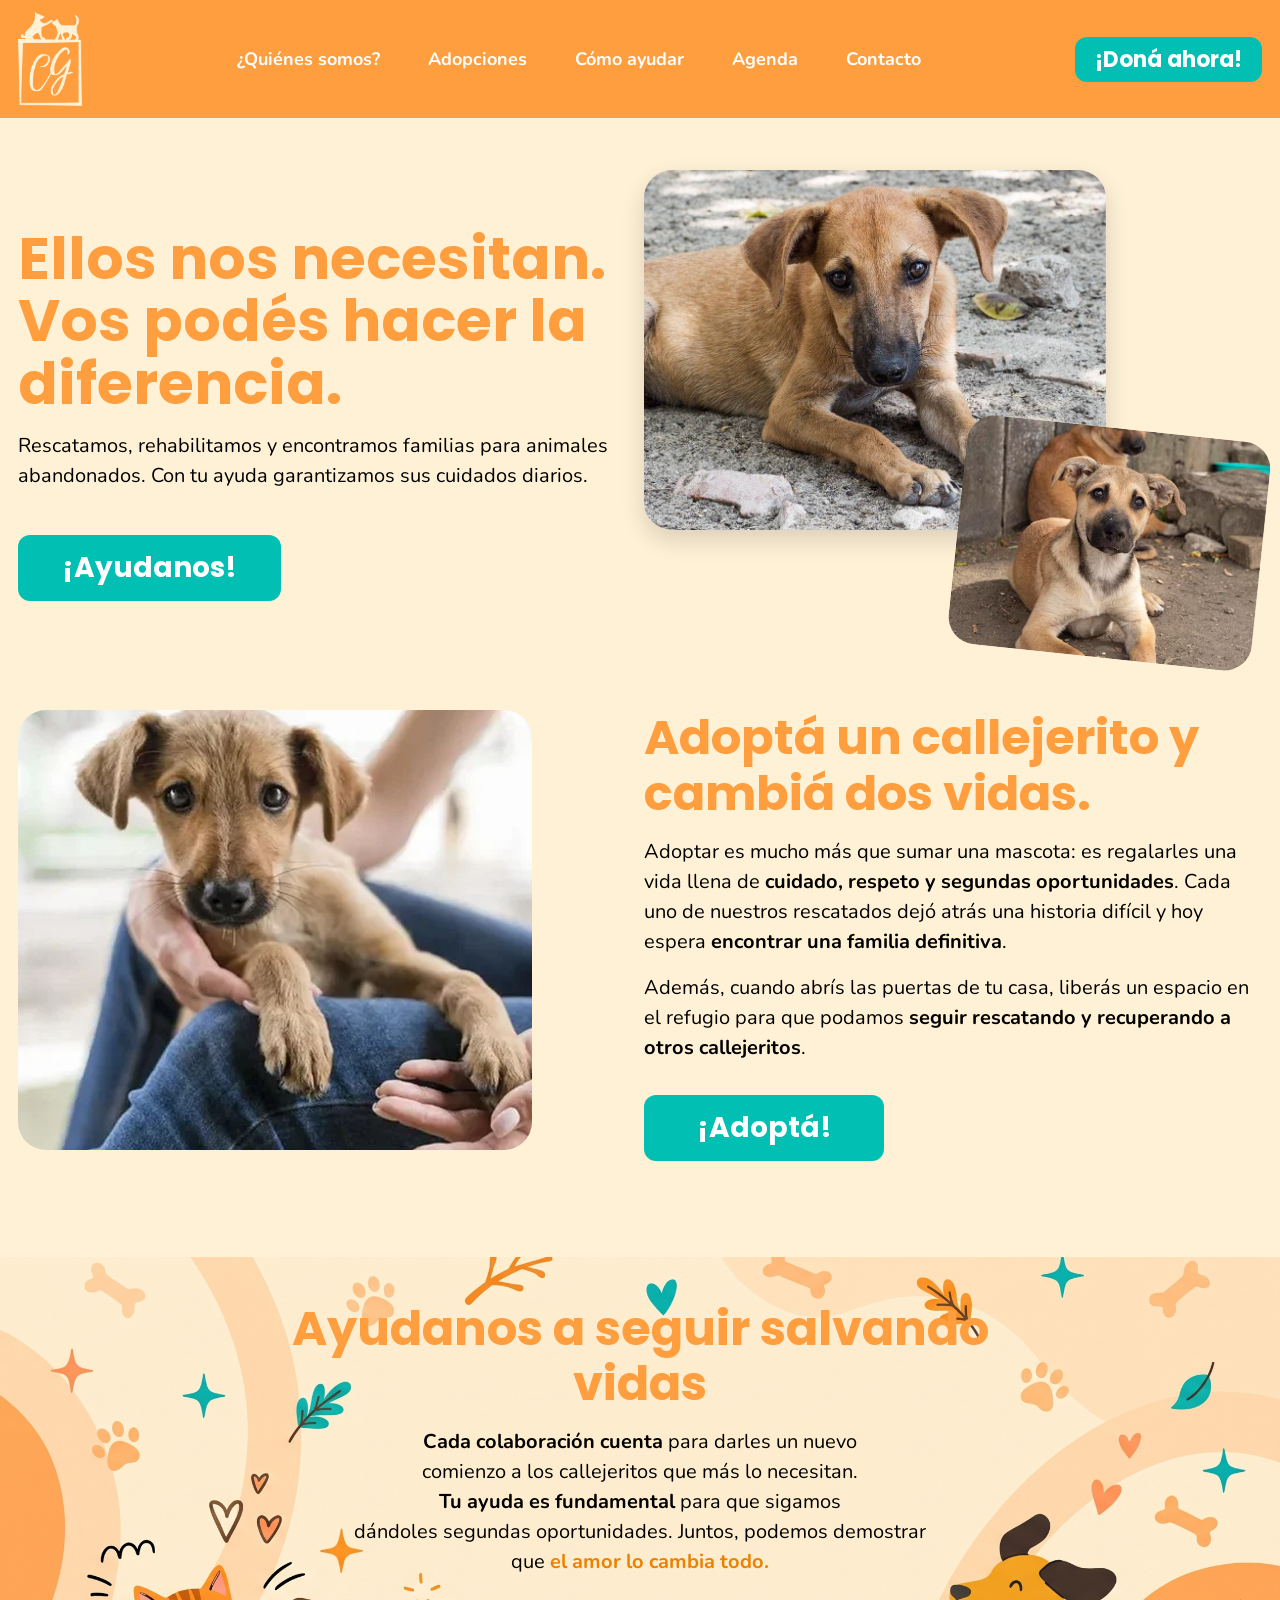
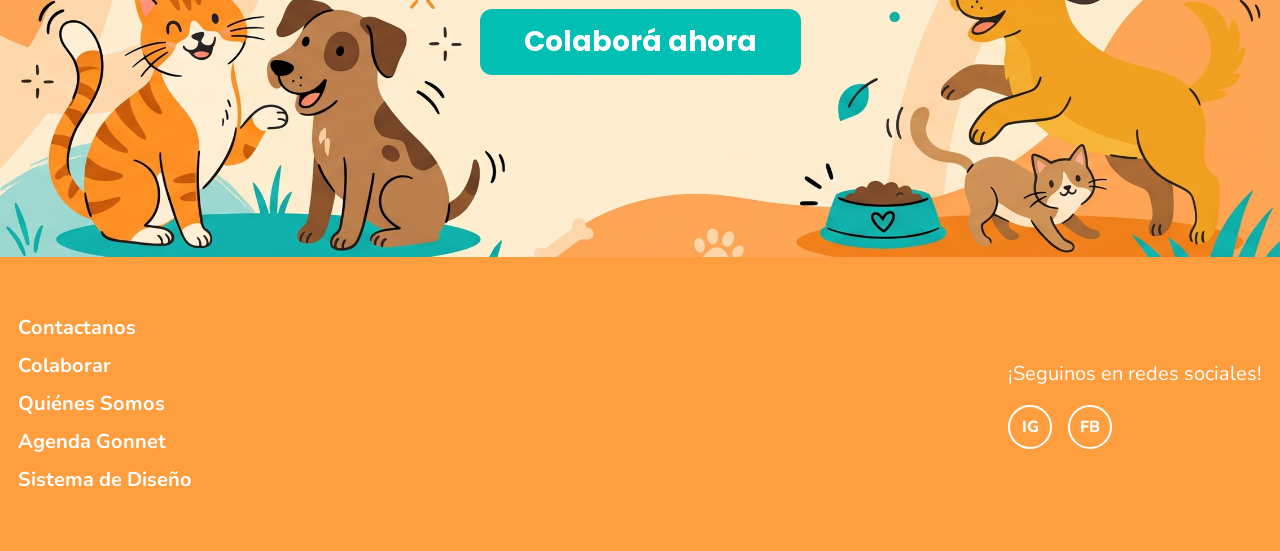
<file: tpfinal-seminario-main/TPfinal- seminario/index.html>
<!DOCTYPE html>
<html lang="es">
<head>
  <meta charset="UTF-8">
  <meta name="viewport" content="width=device-width, initial-scale=1.0">
  <title>Inicio | Callejeritos Gonnet</title>
  <link rel="preconnect" href="https://fonts.googleapis.com">
  <link rel="preconnect" href="https://fonts.gstatic.com" crossorigin>
  <link rel="preconnect" href="https://fonts.googleapis.com">
<link rel="preconnect" href="https://fonts.gstatic.com" crossorigin>
<link href="https://fonts.googleapis.com/css2?family=Nunito:ital,wght@0,200..1000;1,200..1000&family=Poppins:ital,wght@0,100;0,200;0,300;0,400;0,500;0,600;0,700;0,800;0,900;1,100;1,200;1,300;1,400;1,500;1,600;1,700;1,800;1,900&display=swap" rel="stylesheet">
  <link rel="stylesheet" href="styles.css">
</head>
<body>

  <!-- =========================================================
       ORGANISMO: .header (Logo CG + barra de navegación + CTA)
       ========================================================= -->
  <header class="header">
    <div class="header__contenedor">
      <a href="index.html" class="logo" aria-label="Inicio Callejeritos Gonnet">
     <img src="assets/Logo.png" alt="Logo Callejeritos Gonnet" class="logo__svg">
      </a>

      <nav class="barra-navegacion" aria-label="Navegación principal">
        <ul class="barra-navegacion__lista">
          <li><a href="quienes-somos.html" class="header_item">¿Quiénes somos?</a></li>
          <li><a href="adopciones.html" class="header_item">Adopciones</a></li>
          <li><a href="como-ayudar.html" class="header_item">Cómo ayudar</a></li>
          <li><a href="agenda.html" class="header_item">Agenda</a></li>
          <li><a href="contacto.html" class="header_item">Contacto</a></li>
        </ul>
      </nav>

      <a href="como-ayudar.html#donar" class="btn-primario">¡Doná ahora!</a>
    </div>
  </header>

  <!-- =========================================================
       CONTENIDO PRINCIPAL (CSS GRID - 4 / 8 / 12 COLUMNAS)
       ========================================================= -->
  <main class="layout-principal">

    <!-- BLOQUE 1: HERO PRINCIPAL -->
    <section class="seccion-grid hero">
      <div class="hero__texto">
        <h1>Ellos nos necesitan. Vos podés hacer la diferencia.</h1>
        <p>Rescatamos, rehabilitamos y encontramos familias para animales abandonados. Con tu ayuda garantizamos sus cuidados diarios.</p>
        <a href="como-ayudar.html" class="btn-primario">¡Ayudanos!</a>
      </div>

      <div class="hero__imagen">
        <figure class="hero__collage">
          <img
            src="assets/portada1.png"
            alt="Perro rescatado esperando un hogar"
            class="hero__foto-principal"
          >
          <img
            src="assets/portada2.png"
            alt="Cachorros rescatados en tránsito"
            class="hero__foto-secundaria"
          >
        </figure>
      </div>
    </section>

    <!-- BLOQUE 2: ADOPTÁ UN CALLEJERITO Y CAMBIÁ DOS VIDAS -->
    <section class="seccion-grid adopcion-destacada">
      <div class="adopcion-destacada__imagen">
        <img
          src="assets/inicio3.png"
          alt="Cachorro en brazos de un voluntario"
          class="adopcion-destacada__foto"
        >
      </div>

      <div class="adopcion-destacada__texto">
        <h2>Adoptá un callejerito y cambiá dos vidas.</h2>
        <p>Adoptar es mucho más que sumar una mascota: es regalarles una vida llena de <strong>cuidado, respeto y segundas oportunidades</strong>. Cada uno de nuestros rescatados dejó atrás una historia difícil y hoy espera <strong>encontrar una familia definitiva</strong>.</p>
        <p>Además, cuando abrís las puertas de tu casa, liberás un espacio en el refugio para que podamos <strong>seguir rescatando y recuperando a otros callejeritos</strong>.</p>
        <a href="adopciones.html" class="btn-primario">¡Adoptá!</a>
      </div>
    </section>

    <!-- BLOQUE 3: AYUDANOS A SEGUIR SALVANDO VIDAS (ILUSTRADO) -->
    <section class="seccion-ilustrada" aria-labelledby="titulo-salvar-vidas">
    

        <div class="seccion-ilustrada__contenido">
          <h2 id="titulo-salvar-vidas">Ayudanos a seguir salvando vidas</h2>
          <p><strong>Cada colaboración cuenta</strong> para darles un nuevo <br> comienzo a los callejeritos que más lo necesitan. <br> <strong>Tu ayuda es fundamental</strong> para que sigamos <br> dándoles segundas oportunidades. Juntos, podemos demostrar <br> que <strong class="texto-remarcado">el amor lo cambia todo.</strong></p>
          <a href="como-ayudar.html" class="btn-primario">Colaborá ahora</a>
        </div>
      
      </div>
    </section>

  </main>

  <!-- =========================================================
       ORGANISMO: .footer (Enlaces importantes + redes sociales)
       ========================================================= -->
  <footer class="footer">
    <div class="footer__contenedor">
      <nav class="footer__enlaces" aria-label="Enlaces del pie de página">
        <ul>
          <li><a href="contacto.html">Contactanos</a></li>
          <li><a href="como-ayudar.html">Colaborar</a></li>
          <li><a href="quienes-somos.html">Quiénes Somos</a></li>
          <li><a href="agenda.html">Agenda Gonnet</a></li>
          <li><a href="sistema.html">Sistema de Diseño</a></li>
        </ul>
      </nav>

      <div class="footer__redes">
        <p>¡Seguinos en redes sociales!</p>
        <div class="footer__iconos">
          <a href="https://instagram.com" target="_blank" rel="noopener" class="icono-redes" aria-label="Instagram">IG</a>
          <a href="https://facebook.com" target="_blank" rel="noopener" class="icono-redes" aria-label="Facebook">FB</a>
        </div>
      </div>
    </div>
  </footer>

</body>
</html>
</file>
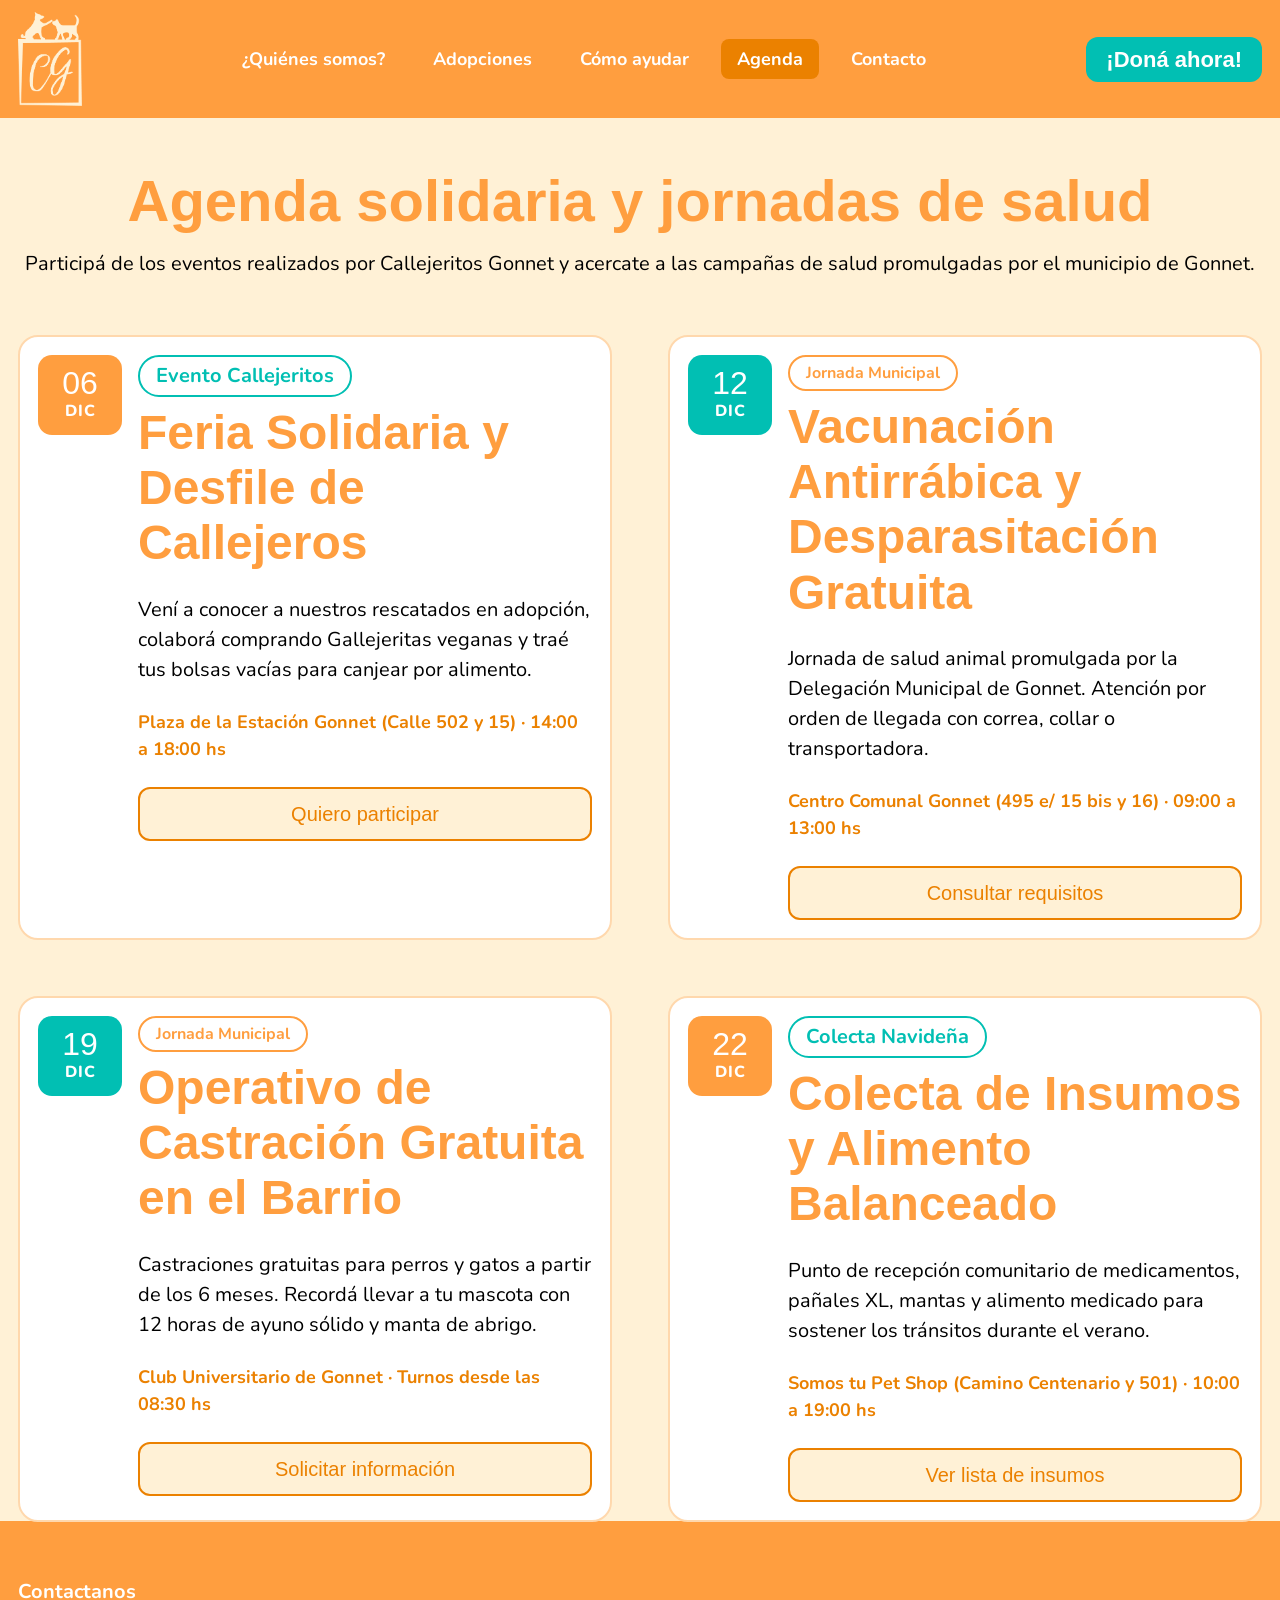
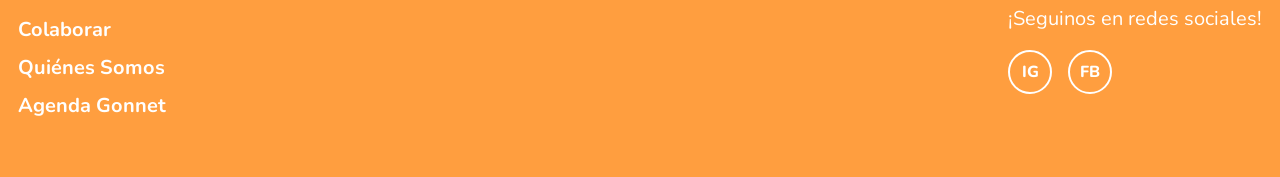
<file: tpfinal-seminario-main/TPfinal- seminario/agenda.html>
<!DOCTYPE html>
<html lang="es">
<head>
  <meta charset="UTF-8">
  <meta name="viewport" content="width=device-width, initial-scale=1.0">
  <title>Agenda | Callejeritos Gonnet</title>
  <link rel="preconnect" href="https://fonts.googleapis.com">
  <link rel="preconnect" href="https://fonts.gstatic.com" crossorigin>
  <link href="https://fonts.googleapis.com/css2?family=Nunito:wght@400;600;700;800&family=Quicksand:wght@700&display=swap" rel="stylesheet">
  <link rel="stylesheet" href="styles.css">
</head>
<body>
  <header class="header">
    <div class="header__contenedor">
      <a href="index.html" class="logo" aria-label="Inicio Callejeritos Gonnet">
     <img src="assets/Logo.png" alt="Logo Callejeritos Gonnet" class="logo__svg">
      </a>

      <nav class="barra-navegacion" aria-label="Navegación principal">
        <ul class="barra-navegacion__lista">
          <li><a href="quienes-somos.html" class="header_item">¿Quiénes somos?</a></li>
          <li><a href="adopciones.html" class="header_item">Adopciones</a></li>
          <li><a href="como-ayudar.html" class="header_item">Cómo ayudar</a></li>
          <li><a href="agenda.html" class="header_item header_item--activo" aria-current="page">Agenda</a></li>
          <li><a href="contacto.html" class="header_item">Contacto</a></li>
        </ul>
      </nav>

      <a href="como-ayudar.html#donar" class="btn-primario">¡Doná ahora!</a>
    </div>
  </header>

  <main class="layout-principal">
    <section class="seccion-grid agenda">
      <header class="agenda__encabezado">
        <h1>Agenda solidaria y jornadas de salud</h1>
        <p>Participá de los eventos realizados por Callejeritos Gonnet y acercate a las campañas de salud promulgadas por el municipio de Gonnet.</p>
      </header>

      <div class="agenda__grilla">
        <!-- Evento 1: Organización -->
        <div class="contenedor-card">
          <article class="card-evento">
            <div class="card-evento__fecha">
              <span class="card-evento__dia">06</span>
              <span class="card-evento__mes">DIC</span>
            </div>
            <div class="card-evento__cuerpo">
              <span class="etiqueta-caracteristica">Evento Callejeritos</span>
              <h2>Feria Solidaria y Desfile de Callejeros</h2>
              <p>Vení a conocer a nuestros rescatados en adopción, colaborá comprando Gallejeritas veganas y traé tus bolsas vacías para canjear por alimento.</p>
              <p class="card-evento__lugar">Plaza de la Estación Gonnet (Calle 502 y 15) · 14:00 a 18:00 hs</p>
              <a href="contacto.html" class="btn-secundario">Quiero participar</a>
            </div>
          </article>
        </div>

        <!-- Evento 2: Municipio de Gonnet -->
        <div class="contenedor-card">
          <article class="card-evento">
            <div class="card-evento__fecha card-evento__fecha--municipio">
              <span class="card-evento__dia">12</span>
              <span class="card-evento__mes">DIC</span>
            </div>
            <div class="card-evento__cuerpo">
              <span class="etiqueta-edad">Jornada Municipal</span>
              <h2>Vacunación Antirrábica y Desparasitación Gratuita</h2>
              <p>Jornada de salud animal promulgada por la Delegación Municipal de Gonnet. Atención por orden de llegada con correa, collar o transportadora.</p>
              <p class="card-evento__lugar">Centro Comunal Gonnet (495 e/ 15 bis y 16) · 09:00 a 13:00 hs</p>
              <a href="contacto.html" class="btn-secundario">Consultar requisitos</a>
            </div>
          </article>
        </div>

        <!-- Evento 3: Municipio de Gonnet -->
        <div class="contenedor-card">
          <article class="card-evento">
            <div class="card-evento__fecha card-evento__fecha--municipio">
              <span class="card-evento__dia">19</span>
              <span class="card-evento__mes">DIC</span>
            </div>
            <div class="card-evento__cuerpo">
              <span class="etiqueta-edad">Jornada Municipal</span>
              <h2>Operativo de Castración Gratuita en el Barrio</h2>
              <p>Castraciones gratuitas para perros y gatos a partir de los 6 meses. Recordá llevar a tu mascota con 12 horas de ayuno sólido y manta de abrigo.</p>
              <p class="card-evento__lugar"> Club Universitario de Gonnet · Turnos desde las 08:30 hs</p>
              <a href="contacto.html" class="btn-secundario">Solicitar información</a>
            </div>
          </article>
        </div>

        <!-- Evento 4: Organización -->
        <div class="contenedor-card">
          <article class="card-evento">
            <div class="card-evento__fecha">
              <span class="card-evento__dia">22</span>
              <span class="card-evento__mes">DIC</span>
            </div>
            <div class="card-evento__cuerpo">
              <span class="etiqueta-caracteristica">Colecta Navideña</span>
              <h2>Colecta de Insumos y Alimento Balanceado</h2>
              <p>Punto de recepción comunitario de medicamentos, pañales XL, mantas y alimento medicado para sostener los tránsitos durante el verano.</p>
              <p class="card-evento__lugar"> Somos tu Pet Shop (Camino Centenario y 501) · 10:00 a 19:00 hs</p>
              <a href="como-ayudar.html" class="btn-secundario">Ver lista de insumos</a>
            </div>
          </article>
        </div>
      </div>
    </section>
  </main>

  <footer class="footer">
    <div class="footer__contenedor">
      <nav class="footer__enlaces" aria-label="Enlaces del pie de página">
        <ul>
          <li><a href="contacto.html">Contactanos</a></li>
          <li><a href="como-ayudar.html">Colaborar</a></li>
          <li><a href="quienes-somos.html">Quiénes Somos</a></li>
          <li><a href="agenda.html">Agenda Gonnet</a></li>
        </ul>
      </nav>

      <div class="footer__redes">
        <p>¡Seguinos en redes sociales!</p>
        <div class="footer__iconos">
          <a href="https://instagram.com" target="_blank" rel="noopener" class="icono-redes" aria-label="Instagram">IG</a>
          <a href="https://facebook.com" target="_blank" rel="noopener" class="icono-redes" aria-label="Facebook">FB</a>
        </div>
      </div>
    </div>
  </footer>

</body>
</html>
</file>
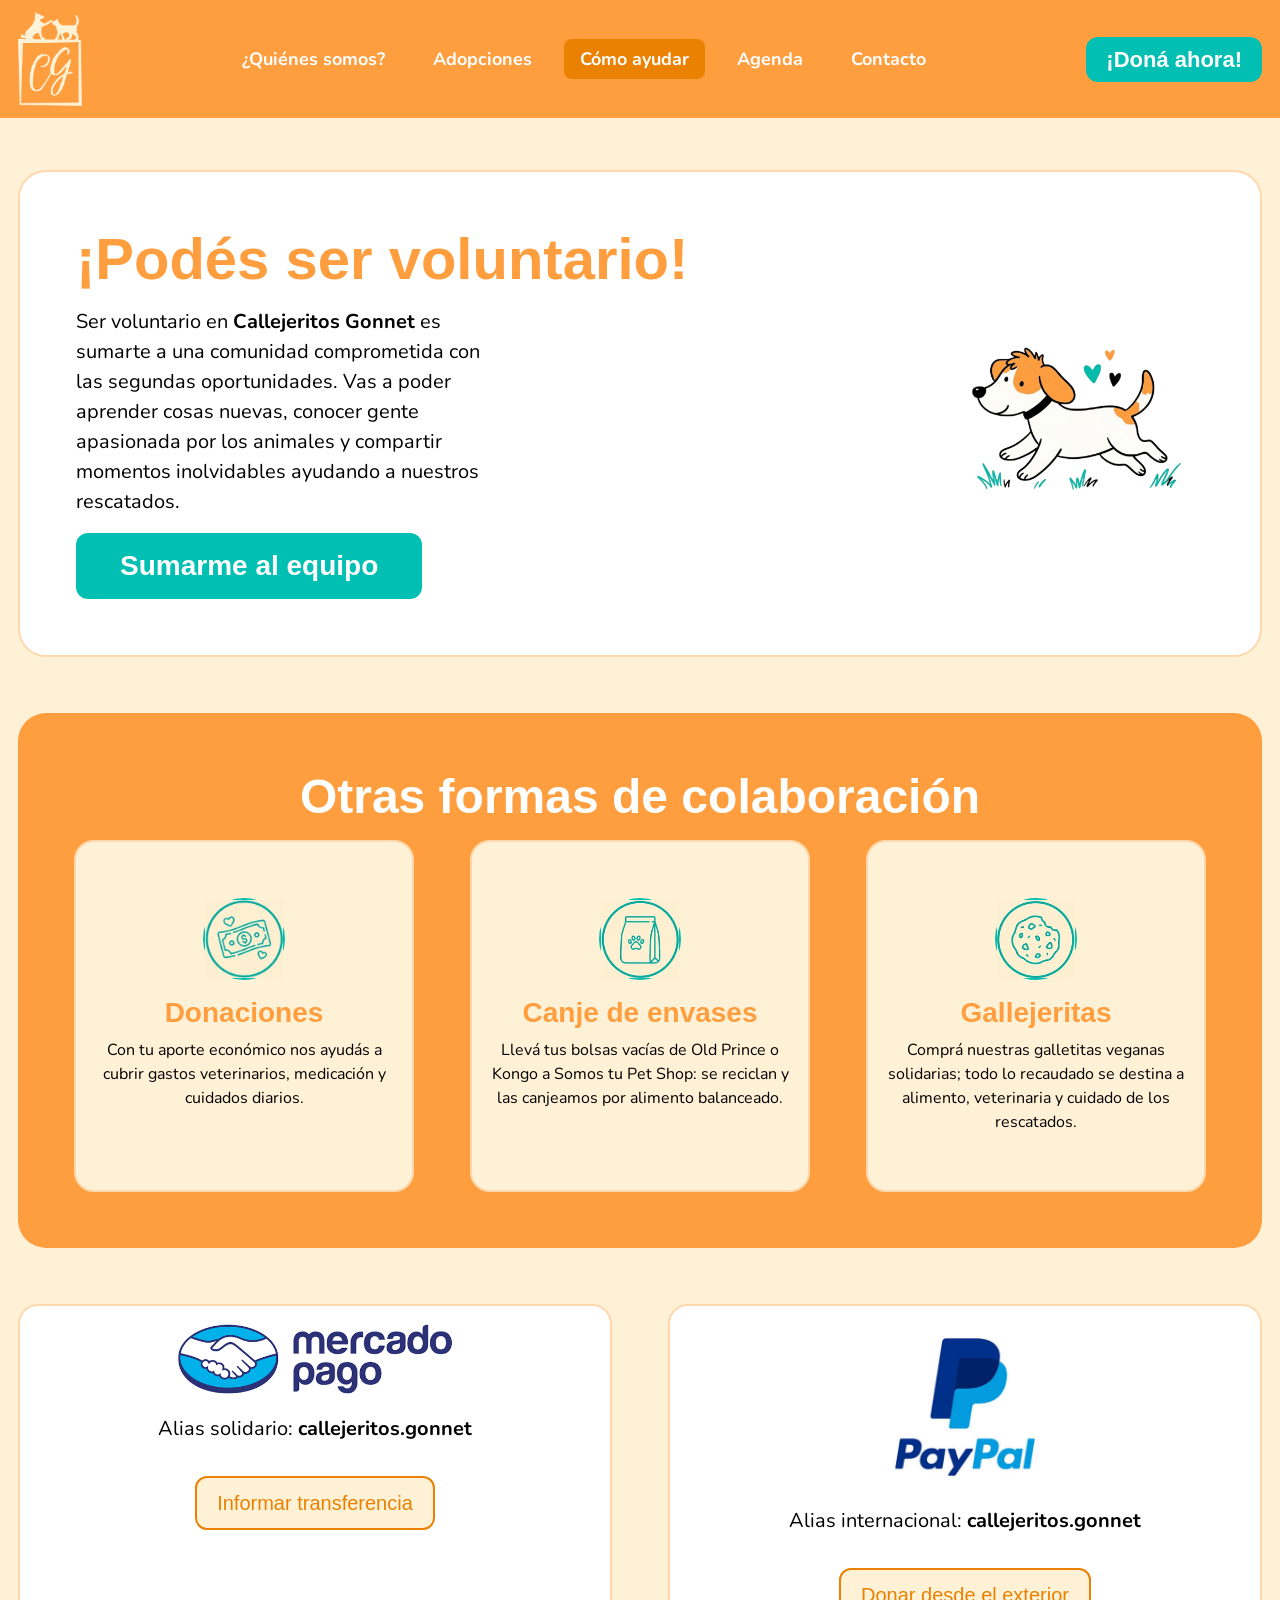
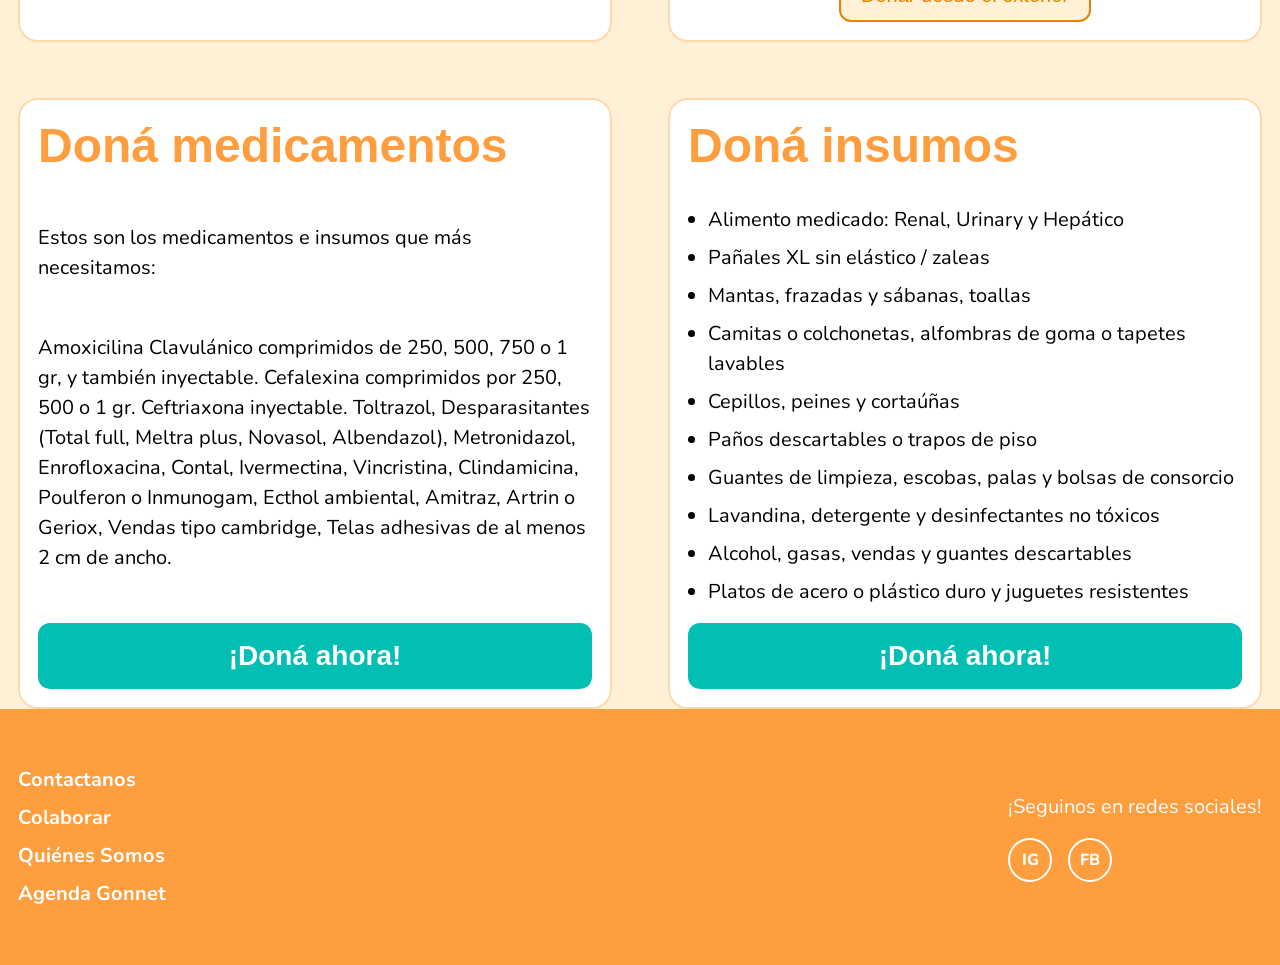
<file: tpfinal-seminario-main/TPfinal- seminario/como-ayudar.html>
<!DOCTYPE html>
<html lang="es">
<head>
  <meta charset="UTF-8">
  <meta name="viewport" content="width=device-width, initial-scale=1.0">
  <title>Cómo ayudar | Callejeritos Gonnet</title>
  <link rel="preconnect" href="https://fonts.googleapis.com">
  <link rel="preconnect" href="https://fonts.gstatic.com" crossorigin>
  <link href="https://fonts.googleapis.com/css2?family=Nunito:wght@400;600;700;800&family=Quicksand:wght@700&display=swap" rel="stylesheet">
  <link rel="stylesheet" href="styles.css">
</head>
<body>

<header class="header">
    <div class="header__contenedor">
      <a href="index.html" class="logo" aria-label="Inicio Callejeritos Gonnet">
     <img src="assets/Logo.png" alt="Logo Callejeritos Gonnet" class="logo__svg">
      </a>


      <nav class="barra-navegacion" aria-label="Navegación principal">
        <ul class="barra-navegacion__lista">
          <li><a href="quienes-somos.html" class="header_item">¿Quiénes somos?</a></li>
          <li><a href="adopciones.html" class="header_item">Adopciones</a></li>
          <li><a href="como-ayudar.html" class="header_item header_item--activo" aria-current="page">Cómo ayudar</a></li>
          <li><a href="agenda.html" class="header_item">Agenda</a></li>
          <li><a href="contacto.html" class="header_item">Contacto</a></li>
        </ul>
      </nav>

      <a href="#donar" class="btn-primario">¡Doná ahora!</a>
    </div>
  </header>

  <main class="layout-principal">
    <section class="seccion-grid como-ayudar">
      
      <!-- Banner Voluntariado -->
      <div class="banner-voluntariado">
        <div class="banner-voluntariado__texto">
          <h1>¡Podés ser voluntario!</h1>
          <p>Ser voluntario en <strong>Callejeritos Gonnet </strong>es <br> sumarte a una comunidad comprometida con <br> las segundas oportunidades. Vas a poder <br> aprender cosas nuevas, conocer gente <br> apasionada por los animales y compartir <br>momentos inolvidables ayudando a nuestros <br> rescatados.</p>
          <a href="contacto.html" class="btn-primario">Sumarme al equipo</a>
        </div>
        <div class="banner-voluntariado__icono" aria-hidden="true">
          <img src="assets/comoayudo.png" alt="">
        </div>
      </div>

      <!-- ORGANISMO: .cards-ayuda -->
      <div class="bloque-formas-ayuda">
        <h2 class="titulo-centrado">Otras formas de colaboración</h2>
        <div class="cards-ayuda">
          
          <div class="contenedor-card">
            <article class="card-ayuda">
              <span class="card-ayuda__icono" aria-hidden="true">
              <img src="assets/donaciones.png" alt="">
              </span>
              <div class="card-ayuda__contenido">
                <h3>Donaciones</h3>
                <p>Con tu aporte económico nos ayudás a cubrir gastos veterinarios, medicación y cuidados diarios.</p>
              </div>
            </article>
          </div>

          <div class="contenedor-card">
            <article class="card-ayuda">
              <span class="card-ayuda__icono" aria-hidden="true">
                <img src="assets/envases.png" alt="">
              </span>
              <div class="card-ayuda__contenido">
                <h3>Canje de envases</h3>
                <p>Llevá tus bolsas vacías de Old Prince o Kongo a Somos tu Pet Shop: se reciclan y las canjeamos por alimento balanceado.</p>
              </div>
            </article>
          </div>

          <div class="contenedor-card">
            <article class="card-ayuda">
              <span class="card-ayuda__icono" aria-hidden="true">
                <img src="assets/galletita.png" alt="">
              </span>
              <div class="card-ayuda__contenido">
                <h3>Gallejeritas</h3>
                <p>Comprá nuestras galletitas veganas solidarias; todo lo recaudado se destina a alimento, veterinaria y cuidado de los rescatados.</p>
              </div>
            </article>
          </div>

        </div>
      </div>

      <!-- ORGANISMO: .card-pago -->
      <div id="donar" class="cards-pago">
        <article class="card-pago">
          <div class="img-pago-mp">
            <img src="assets/mercadopago.png" alt="">
          </div>
          <p>Alias solidario: <strong>callejeritos.gonnet</strong></p>
          <a href="contacto.html" class="btn-secundario">Informar transferencia</a>
        </article>

        <article class="card-pago">
          <div class="img-pago-pp">
            <img src="assets/paypal.png" alt="">
          </div>
          <p>Alias internacional: <strong>callejeritos.gonnet</strong></p>
          <a href="contacto.html" class="btn-secundario">Donar desde el exterior</a>
        </article>
      </div>

      <!-- ORGANISMO: .card-colaboracion -->
      <div class="cards-colaboracion">
        <article class="card-info card-colaboracion">
          <h2>Doná medicamentos</h2>
          <p>Estos son los medicamentos e insumos que más necesitamos:</p>
          <p>Amoxicilina Clavulánico comprimidos de 250, 500, 750 o 1 gr, y también inyectable. Cefalexina comprimidos por 250, 500 o 1 gr. Ceftriaxona inyectable. Toltrazol, Desparasitantes (Total full, Meltra plus, Novasol, Albendazol), Metronidazol, Enrofloxacina, Contal, Ivermectina, Vincristina, Clindamicina, Poulferon o Inmunogam, Ecthol ambiental, Amitraz, Artrin o Geriox, Vendas tipo cambridge, Telas adhesivas de al menos 2 cm de ancho.</p>
          <a href="contacto.html" class="btn-primario">¡Doná ahora!</a>
        </article>

        <article class="card-info card-colaboracion">
          <h2>Doná insumos</h2>
          <ul class="lista-insumos">
            <li>Alimento medicado: Renal, Urinary y Hepático</li>
            <li>Pañales XL sin elástico / zaleas</li>
            <li>Mantas, frazadas y sábanas, toallas</li>
            <li>Camitas o colchonetas, alfombras de goma o tapetes lavables</li>
            <li>Cepillos, peines y cortaúñas</li>
            <li>Paños descartables o trapos de piso</li>
            <li>Guantes de limpieza, escobas, palas y bolsas de consorcio</li>
            <li>Lavandina, detergente y desinfectantes no tóxicos</li>
            <li>Alcohol, gasas, vendas y guantes descartables</li>
            <li>Platos de acero o plástico duro y juguetes resistentes</li>
          </ul>
          <a href="contacto.html" class="btn-primario">¡Doná ahora!</a>
        </article>
      </div>
    </section>
  </main>

  <footer class="footer">
    <div class="footer__contenedor">
      <nav class="footer__enlaces" aria-label="Enlaces del pie de página">
        <ul>
          <li><a href="contacto.html">Contactanos</a></li>
          <li><a href="como-ayudar.html">Colaborar</a></li>
          <li><a href="quienes-somos.html">Quiénes Somos</a></li>
          <li><a href="agenda.html">Agenda Gonnet</a></li>
        </ul>
      </nav>

      <div class="footer__redes">
        <p>¡Seguinos en redes sociales!</p>
        <div class="footer__iconos">
          <a href="https://instagram.com" target="_blank" rel="noopener" class="icono-redes" aria-label="Instagram">IG</a>
          <a href="https://facebook.com" target="_blank" rel="noopener" class="icono-redes" aria-label="Facebook">FB</a>
        </div>
      </div>
    </div>
  </footer>

</body>
</html>
</file>
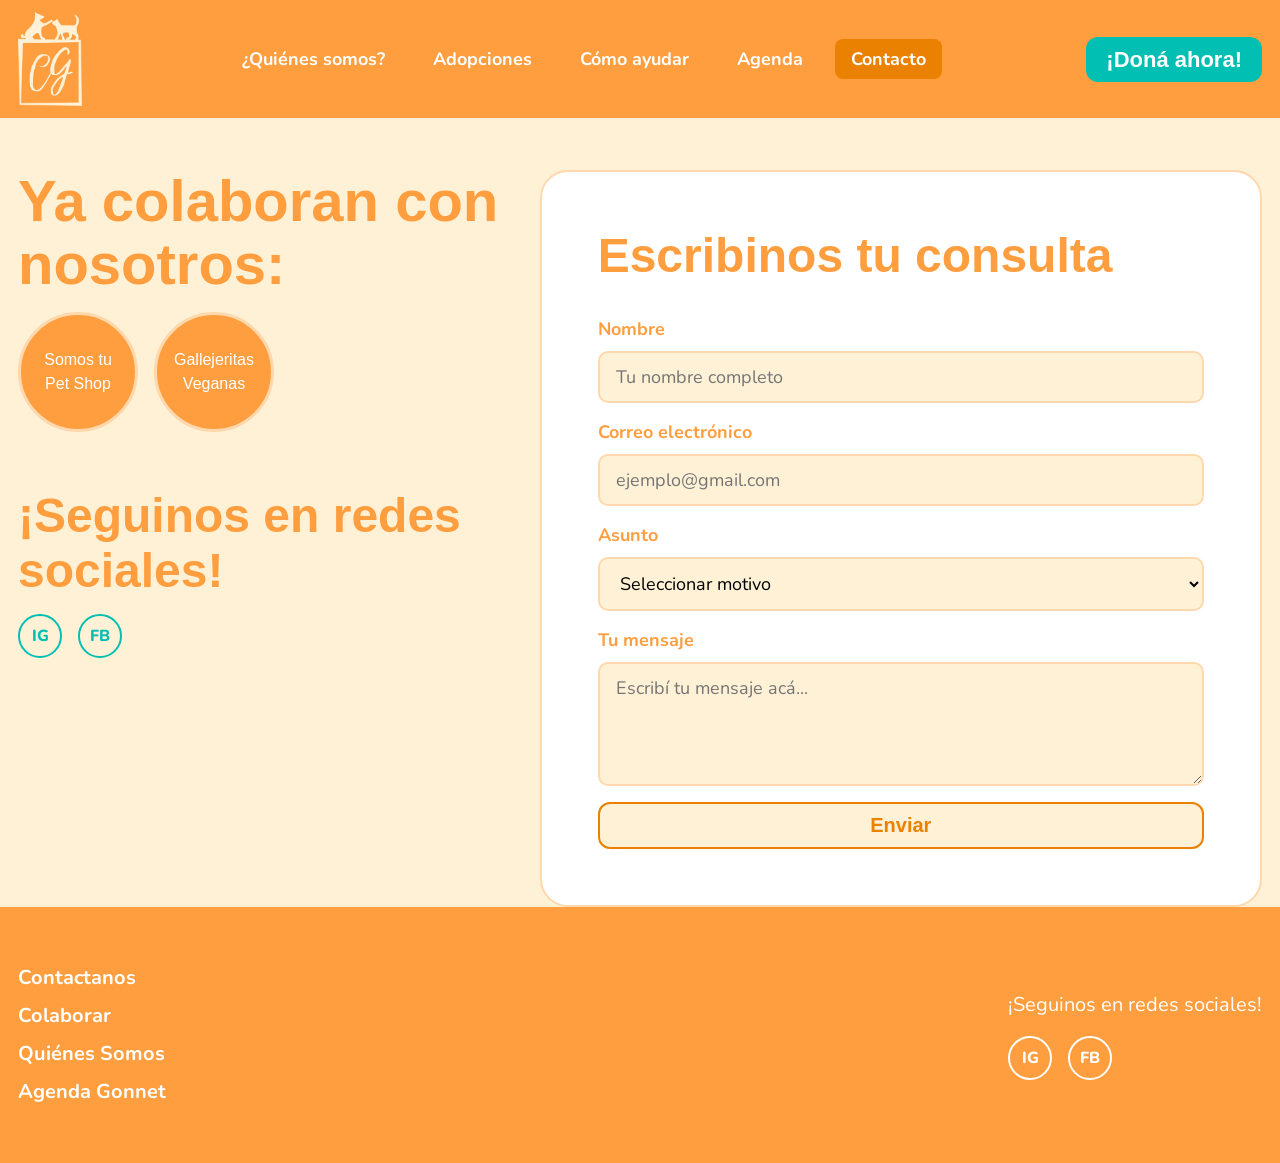
<file: tpfinal-seminario-main/TPfinal- seminario/contacto.html>
<!DOCTYPE html>
<html lang="es">
<head>
  <meta charset="UTF-8">
  <meta name="viewport" content="width=device-width, initial-scale=1.0">
  <title>Contacto | Callejeritos Gonnet</title>
  <link rel="preconnect" href="https://fonts.googleapis.com">
  <link rel="preconnect" href="https://fonts.gstatic.com" crossorigin>
  <link href="https://fonts.googleapis.com/css2?family=Nunito:wght@400;600;700;800&family=Quicksand:wght@700&display=swap" rel="stylesheet">
  <link rel="stylesheet" href="styles.css">
</head>
<body>
<header class="header">
    <div class="header__contenedor">
      <a href="index.html" class="logo" aria-label="Inicio Callejeritos Gonnet">
     <img src="assets/Logo.png" alt="Logo Callejeritos Gonnet" class="logo__svg">
      </a>


      <nav class="barra-navegacion" aria-label="Navegación principal">
        <ul class="barra-navegacion__lista">
          <li><a href="quienes-somos.html" class="header_item">¿Quiénes somos?</a></li>
          <li><a href="adopciones.html" class="header_item">Adopciones</a></li>
          <li><a href="como-ayudar.html" class="header_item">Cómo ayudar</a></li>
          <li><a href="agenda.html" class="header_item">Agenda</a></li>
          <li><a href="contacto.html" class="header_item header_item--activo" aria-current="page">Contacto</a></li>
        </ul>
      </nav>

      <a href="como-ayudar.html#donar" class="btn-primario">¡Doná ahora!</a>
    </div>
  </header>

  <main class="layout-principal">
    <section class="seccion-grid contacto">
      <div class="contacto__info">
        <h1>Ya colaboran con nosotros:</h1>
        <div class="colaboradores-grid">
          <div class="logo-colaboradores">Somos tu Pet Shop</div>
          <div class="logo-colaboradores">Gallejeritas Veganas</div>
        </div>

        <div class="red-social">
          <h2>¡Seguinos en redes sociales!</h2>
          <div class="red-social__enlaces">
            <a href="https://instagram.com" target="_blank" rel="noopener" class="icono-redes" aria-label="Instagram de Callejeritos Gonnet">IG</a>
            <a href="https://facebook.com" target="_blank" rel="noopener" class="icono-redes" aria-label="Facebook de Callejeritos Gonnet">FB</a>
          </div>
        </div>
      </div>

      <!-- ORGANISMO: .form-contacto -->
      <form class="form-contacto" action="#" method="post">
        <h2>Escribinos tu consulta</h2>

        <div class="campo-form">
          <label for="nombre" class="etiqueta-form">Nombre</label>
          <input type="text" id="nombre" name="nombre" placeholder="Tu nombre completo" required>
        </div>

        <div class="campo-form">
          <label for="correo" class="etiqueta-form">Correo electrónico</label>
          <input type="email" id="correo" name="correo" placeholder="ejemplo@gmail.com" required>
        </div>

        <div class="campo-form">
          <label for="asunto" class="etiqueta-form">Asunto</label>
          <select id="asunto" name="asunto" required>
            <option value="" disabled selected>Seleccionar motivo</option>
            <option value="adopcion">Quiero adoptar</option>
            <option value="transito">Quiero ser hogar de tránsito</option>
            <option value="donacion">Donación de insumos / medicamentos</option>
            <option value="voluntariado">Quiero ser voluntario</option>
            <option value="agenda">Consulta sobre eventos / jornadas</option>
          </select>
        </div>

        <div class="campo-form">
          <label for="mensaje" class="etiqueta-form">Tu mensaje</label>
          <textarea id="mensaje" name="mensaje" rows="4" placeholder="Escribí tu mensaje acá..." required></textarea>
        </div>

        <button type="submit" class="btn-secundario"><strong>Enviar</strong></button>
      </form>
    </section>
  </main>

  <footer class="footer">
    <div class="footer__contenedor">
      <nav class="footer__enlaces" aria-label="Enlaces del pie de página">
        <ul>
          <li><a href="contacto.html">Contactanos</a></li>
          <li><a href="como-ayudar.html">Colaborar</a></li>
          <li><a href="quienes-somos.html">Quiénes Somos</a></li>
          <li><a href="agenda.html">Agenda Gonnet</a></li>
        </ul>
      </nav>

      <div class="footer__redes">
        <p>¡Seguinos en redes sociales!</p>
        <div class="footer__iconos">
          <a href="https://instagram.com" target="_blank" rel="noopener" class="icono-redes" aria-label="Instagram">IG</a>
          <a href="https://facebook.com" target="_blank" rel="noopener" class="icono-redes" aria-label="Facebook">FB</a>
        </div>
      </div>
    </div>
  </footer>

</body>
</html>
</file>
<file: tpfinal-seminario-main/TPfinal- seminario/styles.css>
/* ==========================================================================
   1) CSS CUSTOM PROPERTIES (ETAPA 2.1 + TOKENS AUXILIARES EN :root)
   Ningún valor de color, tipografía, espaciado o borde está hardcodeado fuera.
   ========================================================================== */
:root {
  --color-fondo: #FFF1D6;
  --color-principal: #FF9E3F;
  --color-principal-detalles: #eb8100;
  --color-acento: #01BFB3;
  --color-acento-hover: #09EBDD;
  --color-textoblanco: #FFFFFF;
  --color-fondo-cards: #FFFFFF;
  --color-fondo-form: #FFFFFF;
  --color-textonegro: #000000;
  --color-fondo-alternativo: #FFF1D6;
  --color-bordes-card: #FFD8AD;
  --texto-display: 58px;
  --texto-titulo: 48px;
  --texto-subtitulo: 32px;
  --texto-titulocard: 28px;
  --texto-cta: 28px;
  --texto-parrafo: 20px;
  --espaciado-columnas: 8px;
  --espaciado-parrafos: 16px;
  --espaciado-paddingcomponentes: 18px;
  --espaciado-componentes: 56px;
  --espaciado-secciones: 44px;
}

/* ==========================================================================
   RESET Y JERARQUÍA SEMÁNTICA
   ========================================================================== */
*,
*::before,
*::after {
  box-sizing: border-box;
  margin: 0px;
  padding: 0px;
}

body {
  min-height: 100vh;
  display: grid;
  grid-template-rows: auto 1fr auto;
  background-color: var(--color-fondo);
  color: var(--color-textonegro);
  font-family: 'Nunito', sans-serif;
  font-size: var(--texto-parrafo);
  line-height: 1.5;
}

img {
  max-width: 100%;
  display: block;
}

code {
  font-family: monospace;
  font-size: 16px;
  color: var(--color-principal-detalles);
  font-weight: 700;
}

h1 {
  font-family: 'Poppins', sans-serif;
  font-size: clamp(var(--texto-subtitulo), 5.5vw, var(--texto-display));
  font-weight: 700;
  color: var(--color-principal);
  line-height: 1.08;
  margin-bottom: var(--espaciado-parrafos);
}

h2 {
  font-family: 'Poppins', sans-serif;
  font-size: clamp(var(--texto-titulocard), 4.2vw, var(--texto-titulo));
  font-weight: 700;
  color: var(--color-principal);
  line-height: 1.15;
  margin-bottom: var(--espaciado-parrafos);
}

h3 {
  font-family: 'Poppins', sans-serif;
  font-size: clamp(24px, 3.5vw, var(--texto-subtitulo));
  color: var(--color-principal);
  line-height: 1.2;
  margin-bottom: var(--espaciado-parrafos);
}

p {
  margin-bottom: var(--espaciado-parrafos);
}

p:last-child {
  margin-bottom: 0px;
}

.titulo-centrado {
  text-align: center;
}

.texto-remarcado {
  color: var(--color-principal-detalles);
}

/* ==========================================================================
   ÁTOMOS (ETAPA 2.2)
   ========================================================================== */
.logo {
  display: inline-flex;
  align-items: center;
  text-decoration: none;
  color: var(--color-textoblanco);
}

.logo__svg {
  width: 64px;
  height: auto;
  display: block;
}

.header_item {
  color: var(--color-textoblanco);
  text-decoration: none;
  font-weight: 700;
  font-size: 18px;
  padding: var(--espaciado-columnas) var(--espaciado-parrafos);
  border-radius: 8px;
  transition: background-color 0.2s ease;
}

.header_item:hover,
.header_item:focus-visible,
.header_item--activo {
  background-color: var(--color-principal-detalles);
}

.btn-primario {
  display: inline-block;
  min-width: 240px;
  background-color: var(--color-acento);
  color: var(--color-textoblanco);
  font-family: 'Poppins', sans-serif;
  font-weight: 700;
  font-size: clamp(var(--texto-parrafo), 2.2vw, var(--texto-cta));
  text-decoration: none;
  padding: 12px var(--espaciado-secciones);
  border-radius: 12px;
  border: none;
  cursor: pointer;
  text-align: center;
  transition: background-color 0.2s ease, transform 0.15s ease;
}

.btn-primario:hover,
.btn-primario:focus-visible {
  background-color: var(--color-acento-hover);
  color: var(--color-textonegro);
  transform: translateY(-2px);
}

.btn-secundario {
  display: inline-block;
  background-color: var(--color-fondo-alternativo);
  color: var(--color-principal-detalles);
  border: 2px solid var(--color-principal-detalles);
  font-family: 'Poppins', sans-serif;
  font-size: var(--texto-parrafo);
  text-decoration: none;
  padding: 10px 20px;
  border-radius: 12px;
  cursor: pointer;
  text-align: center;
  transition: background-color 0.2s ease;
}

.btn-secundario:hover,
.btn-secundario:focus-visible {
  background-color: var(--color-bordes-card);
  color: var(--color-textonegro);
}

.etiqueta-caracteristica {
  display: inline-block;
  border: 2px solid var(--color-acento);
  color: var(--color-acento);
  background-color: var(--color-fondo-cards);
  padding: 4px var(--espaciado-parrafos);
  border-radius: 999px;
  font-size: var(--texto-parrafo);
  font-weight: 700;
  align-self: flex-start;
}

.etiqueta-edad {
  display: inline-block;
  border: 2px solid var(--color-principal);
  color: var(--color-principal);
  background-color: var(--color-fondo-cards);
  padding: 4px var(--espaciado-parrafos);
  border-radius: 999px;
  font-size: 16px;
  font-weight: 700;
  align-self: flex-start;
}

.icono-redes {
  display: inline-flex;
  align-items: center;
  justify-content: center;
  width: 44px;
  height: 44px;
  border-radius: 50%;
  border: 2px solid currentColor;
  text-decoration: none;
  font-weight: 800;
  font-size: 16px;
  color: inherit;
  transition: transform 0.2s ease;
}

.icono-redes:hover {
  transform: scale(1.08);
}

.img-mascotas {
  border-radius: 20px;
  object-fit: cover;
  width: 100%;
  border: 3px solid var(--color-bordes-card);
}

.img-card {
  width: 100%;
  height: 280px;
  object-fit: cover;
}

/* ==========================================================================
   HEADER Y FOOTER (ETAPA 2.2)
   ========================================================================== */
.header {
  background-color: var(--color-principal);
  padding: 12px var(--espaciado-paddingcomponentes);
}

.header__contenedor {
  max-width: 1280px;
  margin: 0px auto;
  display: flex;
  flex-wrap: wrap;
  align-items: center;
  justify-content: space-between;
  gap: var(--espaciado-parrafos);
}

.header .btn-primario {
  min-width: auto;
  padding: 6px 20px;
  font-size: 22px;
}

.barra-navegacion__lista {
  list-style: none;
  display: flex;
  flex-wrap: wrap;
  gap: var(--espaciado-parrafos);
}

.footer {
  background-color: var(--color-principal);
  color: var(--color-textoblanco);
  padding: var(--espaciado-componentes) var(--espaciado-paddingcomponentes);
}

.footer__contenedor {
  max-width: 1280px;
  margin: 0px auto;
  display: grid;
  grid-template-columns: 1fr;
  gap: var(--espaciado-componentes);
}

.footer__enlaces ul {
  list-style: none;
  display: flex;
  flex-direction: column;
  gap: var(--espaciado-columnas);
}

.footer__enlaces a {
  color: var(--color-textoblanco);
  text-decoration: none;
  font-weight: 700;
}

.footer__iconos {
  display: flex;
  gap: var(--espaciado-parrafos);
}

/* ==========================================================================
   2) CSS GRID — ESTRUCTURA MACRO (ETAPA 2.3: 4 -> 8 -> 12 COLUMNAS)
   ========================================================================== */
.layout-principal {
  display: grid;
  grid-template-columns: 1fr;
  row-gap: 52px;
  padding-top: 52px;
}

/* Grilla base Mobile: 4 columnas (375px+) */
.seccion-grid {
  width: 100%;
  max-width: 1280px;
  margin: 0px auto;
  padding-inline: var(--espaciado-paddingcomponentes);
  display: grid;
  grid-template-columns: repeat(4, 1fr);
  column-gap: var(--espaciado-columnas);
  row-gap: var(--espaciado-componentes);
}

/* ==========================================================================
   PÁGINA 1: INICIO (HERO + ADOPTÁ + BLOQUE ILUSTRADO)
   ========================================================================== */
.hero__texto,
.hero__imagen,
.adopcion-destacada__imagen,
.adopcion-destacada__texto {
  grid-column: 1 / -1;
}

.hero__texto p {
  margin-bottom: var(--espaciado-secciones);
}

.hero__collage {
  display: grid;
  grid-template-columns: repeat(4, 1fr);
  gap: var(--espaciado-columnas);
  align-items: end;
}

.hero__foto-principal {
  grid-column: 1 / 4;
  width: 100%;
  height: 360px;
  object-fit: cover;
  border-radius: 28px;
  box-shadow: 0 10px 24px rgba(0, 0, 0, 0.14);
}

.hero__foto-secundaria {
  grid-column: 3 / 5;
  width: 100%;
  height: 230px;
  object-fit: cover;
  border-radius: 28px;
  margin-top: -110px;
  transform: rotate(6deg);
  box-shadow: 0 10px 24px rgba(var(--color-textonegro), 0.5);
}

.adopcion-destacada__foto {
  width: 100%;
  height: 440px;
  object-fit: cover;
  border-radius: 28px;
}

.adopcion-destacada__texto .btn-primario {
  margin-top: var(--espaciado-parrafos);
}

/* Sección ilustrada compartida */

.seccion-ilustrada {
  background-image: url("assets/fondoilustrado.png");
  background-size: cover;
  background-position: center;
  background-repeat: no-repeat;
  position: relative;
  overflow: hidden;
  padding-top: var(--espaciado-secciones);
  margin-top: var(--espaciado-secciones);
  min-height: 600px;
}

.seccion-ilustrada__fondo {
  position: absolute;
  inset: 0px;
  width: 100%;
  height: 100%;
  z-index: 0;
  pointer-events: none;
}

.seccion-ilustrada__grilla {
  position: relative;
  z-index: 1;
}


.seccion-ilustrada__contenido {
  grid-column: 1 / -1;
  text-align: center;
  max-width: 820px;
  margin: 0px auto;
}

.seccion-ilustrada__contenido .btn-primario {
  margin-top: var(--espaciado-parrafos);
}



/* ==========================================================================
   PÁGINA 2: QUIÉNES SOMOS (HERO + MÉTRICAS/HISTORIA + VALORES)
   ========================================================================== */
.quienes-somos__intro,
.quienes-somos__imagen,
.metricas-superiores,
.panel-historia,
.seccion-valores__titulo,
.cards-valores {
  grid-column: 1 / -1;
}
.galeria-quienes__foto {
  display: none;
  width: 100%;
  height: 100%;
  object-fit: cover;
}
.galeria-quienes__contenedor {
  position: relative;
  overflow: hidden;
}

.galeria-quienes__foto--activa {
  display: block;
}

.galeria-quienes__flecha {
  position: absolute;
  top: 50%;
  transform: translateY(-50%);
  cursor: pointer;
  border: none;
  padding: 10px;
  background: rgba(0, 0, 0, 0.5);
  color: white;
}

.galeria-quienes__anterior {
  left: 10px;
}

.galeria-quienes__siguiente {
  right: 10px;
}

.galeria-quienes__puntos {
  display: flex;
  justify-content: center;
  gap: 8px;
  margin-top: var(--espaciado-parrafos);
}

.punto-galeria {
  width: 14px;
  height: 14px;
  border-radius: 50%;
  background-color: var(--color-bordes-card);
}

.punto-galeria--activo {
  background-color: var(--color-acento);
}

.metricas-superiores {
  background-color: var(--color-fondo-cards);
  border-radius: 20px;
  padding: var(--espaciado-componentes);
  display: grid;
  grid-template-columns: repeat(2, 1fr);
  gap: var(--espaciado-componentes);
  text-align: center;
}

.metrica-item__numero {
  font-family: 'Poppins', sans-serif;
  font-size: clamp(var(--texto-subtitulo), 4vw, var(--texto-titulo));
  font-weight: 800;
  color: var(--color-principal);
  margin-bottom: 4px;
}

.metrica-item__etiqueta {
  font-size: 16px;
  color: var(--color-textonegro);
}

.panel-historia {
  background-color: var(--color-principal);
  color: var(--color-textoblanco);
  border-radius: 28px;
  padding: var(--espaciado-secciones) var(--espaciado-componentes);
  display: grid;
  grid-template-columns: 1fr;
  gap: var(--espaciado-secciones);
}

.panel-historia__superior {
  display: grid;
  grid-template-columns: 1fr;
  gap: var(--espaciado-componentes);
  align-items: center;
}

.badge-historia {
  display: inline-block;
  background-color: var(--color-principal-detalles);
  color: var(--color-textoblanco);
  padding: 4px var(--espaciado-parrafos);
  border-radius: 999px;
  font-size: 14px;
  font-weight: 800;
  margin-bottom: var(--espaciado-parrafos);
}

.panel-historia__texto h2 {
  color: var(--color-textoblanco);
}

.panel-historia__destaque {
  display: block;
  color: var(--color-acento-hover);
}

.panel-historia__datos {
  display: flex;
  flex-direction: column;
  gap: var(--espaciado-parrafos);
}

.dato-destacado {
  background-color: var(--color-principal-detalles);
  border-radius: 16px;
  padding: var(--espaciado-paddingcomponentes);
  display: flex;
  align-items: center;
  gap: var(--espaciado-parrafos);
}

.dato-destacado__cifra {
  font-family: 'Poppins', sans-serif;
  font-size: var(--texto-subtitulo);
  font-weight: 800;
  color: var(--color-acento-hover);
  flex-shrink: 0;
}

.linea-tiempo {
  background-color: var(--color-principal-detalles);
  border-radius: 20px;
  padding: var(--espaciado-componentes);
}

.linea-tiempo__titulo {
  font-size: 14px;
  font-weight: 800;
  letter-spacing: 1px;
  margin-bottom: var(--espaciado-componentes);
}

.linea-tiempo__lista {
  list-style: none;
  display: grid;
  grid-template-columns: 1fr;
  gap: var(--espaciado-componentes);
  text-align: center;
}

.hito-tiempo__punto {
  display: inline-block;
  width: 20px;
  height: 20px;
  border-radius: 50%;
  background-color: var(--color-principal);
  border: 3px solid var(--color-textoblanco);
  margin-bottom: var(--espaciado-columnas);
}

.hito-tiempo--actual .hito-tiempo__punto {
  background-color: var(--color-acento);
}

.hito-tiempo h3 {
  color: var(--color-textoblanco);
  font-size: 18px;
  margin-bottom: 4px;
}

.hito-tiempo--actual h3 {
  color: var(--color-acento-hover);
}

.hito-tiempo p {
  font-size: 14px;
  color: var(--color-fondo);
}

.seccion-valores {
background-image: url("assets/fondocards.png");
  background-size: cover;
  background-position: center;
  background-repeat: no-repeat;
  padding-block: 52px;
}

.seccion-valores__titulo {
  color: var(--color-textoblanco);
}

.cards-valores {
  display: grid;
  grid-template-columns: 1fr;
  gap: var(--espaciado-componentes);
}

/* ==========================================================================
   PÁGINA 3 Y 3B: ADOPCIONES (CARRUSEL + POR QUÉ ADOPTAR + HISTORIAS) Y FICHA
   ========================================================================== */
.adopciones__encabezado,
.carrusel-adopciones,
.detalle-adopcion__volver,
.ficha-mascota,
.concientizacion-adopcion__contenido,
.historias-reales__encabezado,
.historias-reales__grilla {
  grid-column: 1 / -1;
}

.adopciones__encabezado {
  text-align: center;
  max-width: 820px;
  margin: 0px auto;
}

/* Carrusel horizontal con scroll-snap */
.carrusel-adopciones {
  overflow-x: auto;
  scroll-snap-type: x mandatory;
  padding-bottom: var(--espaciado-parrafos);
  scrollbar-color: var(--color-principal) var(--color-bordes-card);
}

.cards-adopciones {
  display: grid;
  grid-auto-flow: column;
  grid-auto-columns: 255px;
  gap: var(--espaciado-componentes);
}

.carrusel-adopciones .contenedor-card {
  scroll-snap-align: start;
}

/* Ficha de mascota individual (kity.html) */
.detalle-adopcion {
  padding-bottom: 52px;
}

.ficha-mascota {
  background-color: var(--color-fondo-cards);
  border: 2px solid var(--color-bordes-card);
  border-radius: 28px;
  padding: var(--espaciado-secciones);
  display: grid;
  grid-template-columns: 1fr;
  gap: var(--espaciado-secciones);
  align-items: center;
}

.ficha-mascota__etiquetas {
  display: flex;
  flex-wrap: wrap;
  gap: var(--espaciado-parrafos);
  margin-top: var(--espaciado-parrafos);
  justify-content: center;
}

.seccion-adopcion {
  background-image: url("assets/fondoconsciencia.png");
  background-size: cover;
  background-position: center;
  background-repeat: no-repeat;
  margin: 0;
  border-radius: 0;
  width: 100%;
  box-sizing: border-box;
  margin-right: 0;
}

.concientizacion-adopcion__contenido {
  text-align: center;
  max-width: 820px;
  margin: 0px auto;
  padding-block: var(--espaciado-componentes);
}

.historias-reales__encabezado {
  text-align: center;
}

.historias-reales__grilla {
  display: grid;
  grid-template-columns: 1fr;
  gap: var(--espaciado-componentes);
}

/* ==========================================================================
   PÁGINA 4: CÓMO AYUDAR
   ========================================================================== */
.banner-voluntariado,
.bloque-formas-ayuda,
.cards-pago,
.cards-colaboracion {
  grid-column: 1 / -1;
}

.banner-voluntariado {
  background-color: var(--color-fondo-cards);
  border: 2px solid var(--color-bordes-card);
  border-radius: 28px;
  padding: var(--espaciado-componentes);
  display: grid;
  grid-template-columns: 1fr;
  gap: var(--espaciado-componentes);
  align-items: center;
}

.banner-voluntariado__icono img{
width: 200%;
 
}

.bloque-formas-ayuda {
  background-color: var(--color-principal);
  padding: var(--espaciado-componentes);
  border-radius: 28px;
}

.bloque-formas-ayuda h2 {
  color: var(--color-textoblanco);
}

.cards-ayuda,
.cards-pago,
.cards-colaboracion {
  display: grid;
  grid-template-columns: 1fr;
  gap: var(--espaciado-componentes);
}

.card-pago {
  background-color: var(--color-fondo-cards);
  border: 2px solid var(--color-bordes-card);
  border-radius: 20px;
  padding: var(--espaciado-paddingcomponentes);
  display: flex;
  flex-direction: column;
  align-items: center;
  text-align: center;
  gap: var(--espaciado-parrafos);
}

.img-pago-mp {
width: 50%;
}
.img-pago-pp {
width: 30%;
}

.card-info {
  background-color: var(--color-fondo-cards);
  border: 2px solid var(--color-bordes-card);
  border-radius: 20px;
  padding: var(--espaciado-paddingcomponentes);
  display: flex;
  flex-direction: column;
  justify-content: space-between;
  gap: var(--espaciado-parrafos);
}

.lista-insumos {
  padding-left: 20px;
  display: flex;
  flex-direction: column;
  gap: var(--espaciado-columnas);
}

/* ==========================================================================
   PÁGINA 5: AGENDA
   ========================================================================== */
.agenda__encabezado,
.agenda__grilla {
  grid-column: 1 / -1;
}

.agenda__encabezado {
  text-align: center;
}

.agenda__grilla {
  display: grid;
  grid-template-columns: 1fr;
  gap: var(--espaciado-componentes);
}

/* ==========================================================================
   PÁGINA 6: CONTACTO
   ========================================================================== */
.contacto__info,
.form-contacto {
  grid-column: 1 / -1;
}

.colaboradores-grid {
  display: flex;
  flex-wrap: wrap;
  gap: var(--espaciado-parrafos);
  margin-bottom: var(--espaciado-componentes);
}

.logo-colaboradores {
  background-color: var(--color-principal);
  color: var(--color-textoblanco);
  font-family: 'Poppins', sans-serif;
  padding: var(--espaciado-paddingcomponentes);
  border-radius: 50%;
  width: 120px;
  height: 120px;
  display: flex;
  align-items: center;
  justify-content: center;
  text-align: center;
  font-size: 16px;
  border: 3px solid var(--color-bordes-card);
}

.red-social {
  color: var(--color-acento);
}

.red-social__enlaces {
  display: flex;
  gap: var(--espaciado-parrafos);
}

.form-contacto {
  background-color: var(--color-fondo-form);
  border: 2px solid var(--color-bordes-card);
  border-radius: 28px;
  padding: var(--espaciado-componentes);
  display: flex;
  flex-direction: column;
  gap: var(--espaciado-parrafos);
}

.campo-form {
  display: flex;
  flex-direction: column;
  gap: var(--espaciado-columnas);
}

.etiqueta-form {
  color: var(--color-principal);
  font-weight: 700;
  font-size: 18px;
}

.campo-form input,
.campo-form select,
.campo-form textarea {
  width: 100%;
  padding: 12px var(--espaciado-parrafos);
  border-radius: 10px;
  border: 2px solid var(--color-bordes-card);
  background-color: var(--color-fondo);
  font-family: 'Nunito', sans-serif;
  font-size: 18px;
  color: var(--color-textonegro);
}

/* ==========================================================================
  /* ==========================================================================
   PÁGINA 7: SISTEMA DE DISEÑO (ETAPA 4 - DOCUMENTACIÓN)
   Usa exclusivamente las variables declaradas en :root
   ========================================================================== */

.sistema-pagina {
  row-gap: var(--espaciado-secciones);
  padding-bottom: var(--espaciado-componentes);
}

.sistema-encabezado__bloque,
.sistema-bloque__cabecera,
.sistema-texto,
.sistema-destacados,
.sistema-grilla-colores,
.sistema-subseccion,
.sistema-lista-tokens,
.sistema-inventario,
.sistema-grilla-formatos,
.sistema-seccion__encabezado,
.sistema-comparacion,
.sistema-limitaciones,
.sistema-aplicacion {
  grid-column: 1 / -1;
}

.sistema-encabezado__bloque,
.sistema-bloque,
.sistema-deconstruccion {
  background-color: var(--color-fondo-cards);
  border: 2px solid var(--color-bordes-card);
  border-radius: var(--texto-titulocard);
  padding: var(--espaciado-componentes);
}

.sistema-bloque,
.sistema-deconstruccion {
  row-gap: var(--espaciado-componentes);
}

.sistema-encabezado__bloque {
  padding: var(--espaciado-secciones);
}

.sistema-encabezado__bloque h1 {
  margin-top: var(--espaciado-parrafos);
}

.sistema-bloque__cabecera,
.sistema-seccion__encabezado {
  margin-bottom: var(--espaciado-columnas);
}

.sistema-bloque__cabecera h2,
.sistema-seccion__encabezado h2 {
  margin-top: var(--espaciado-columnas);
}

.sistema-numero,
.sistema-etiqueta {
  display: inline-block;
  color: var(--color-acento);
  font-size: var(--espaciado-parrafos);
  font-weight: 800;
  margin-bottom: var(--espaciado-columnas);
  text-transform: uppercase;
}

.sistema-subseccion {
  border-top: 2px solid var(--color-bordes-card);
  padding-top: var(--espaciado-componentes);
}

.sistema-subseccion h3 {
  margin-bottom: var(--espaciado-columnas);
}

/* 01 · SOBRE EL CASO */
.sistema-texto h3 {
  margin-bottom: var(--espaciado-parrafos);
}

.sistema-destacados {
  display: grid;
  grid-template-columns: 1fr;
  gap: var(--espaciado-parrafos);
}

.sistema-destacado {
  background-color: var(--color-fondo);
  border: 2px solid var(--color-bordes-card);
  border-radius: var(--texto-parrafo);
  padding: var(--espaciado-paddingcomponentes);
}

.sistema-destacado > span {
  display: block;
  color: var(--color-acento);
  font-family: 'Poppins', sans-serif;
  font-weight: 800;
  font-size: var(--texto-titulocard);
  margin-bottom: var(--espaciado-columnas);
}

.sistema-destacado h3 {
  font-size: var(--texto-parrafo);
  margin-bottom: var(--espaciado-columnas);
}

/* 02 · DISEÑO ATÓMICO Y DESIGN SYSTEMS */
.sistema-comparacion {
  display: grid;
  grid-template-columns: 1fr;
  gap: var(--espaciado-parrafos);
}

.sistema-comparacion__bloque {
  background-color: var(--color-fondo);
  border: 2px solid var(--color-bordes-card);
  border-radius: var(--texto-parrafo);
  padding: var(--espaciado-paddingcomponentes);
}

.sistema-comparacion__bloque h3 {
  font-size: var(--texto-titulocard);
  margin-bottom: var(--espaciado-columnas);
}

.sistema-comparacion__bloque ul {
  padding-left: var(--espaciado-paddingcomponentes);
  display: flex;
  flex-direction: column;
  gap: var(--espaciado-columnas);
}

.sistema-limitaciones {
  display: flex;
  flex-direction: column;
  gap: var(--espaciado-parrafos);
}

.sistema-limitacion {
  display: grid;
  grid-template-columns: var(--texto-titulo) 1fr;
  gap: var(--espaciado-parrafos);
  align-items: start;
  padding: var(--espaciado-paddingcomponentes);
  background-color: var(--color-fondo);
  border: 2px solid var(--color-bordes-card);
  border-radius: var(--texto-parrafo);
}

.sistema-limitacion > span {
  display: flex;
  align-items: center;
  justify-content: center;
  width: var(--texto-subtitulo);
  height: var(--texto-subtitulo);
  background-color: var(--color-acento);
  color: var(--color-textoblanco);
  border-radius: 50%;
  font-weight: 800;
  font-family: 'Poppins', sans-serif;
  font-size: var(--espaciado-parrafos);
}

.sistema-limitacion h4 {
  font-family: 'Poppins', sans-serif;
  font-size: var(--texto-parrafo);
  color: var(--color-principal);
  margin-bottom: var(--espaciado-columnas);
}

.sistema-aplicacion {
  background-color: var(--color-fondo-alternativo);
  border: 2px solid var(--color-bordes-card);
  border-radius: var(--texto-parrafo);
  padding: var(--espaciado-paddingcomponentes);
}

/* 03 · PALETA CROMÁTICA */
/* 03 · PALETA CROMÁTICA */
.sistema-paleta-grupos {
  grid-column: 1 / -1;
  display: flex;
  flex-direction: column;
  gap: var(--espaciado-secciones);
}

.sistema-paleta-fila {
  display: flex;
  flex-wrap: wrap;
  gap: var(--espaciado-componentes);
  align-items: flex-start;
}

.grupo-color {
  display: flex;
  flex-direction: column;
  gap: var(--espaciado-columnas);
}

.grupo-color__titulo {
  font-family: 'Poppins', sans-serif;
  font-size: var(--texto-titulocard);
  font-weight: 800;
  color: var(--color-principal-detalles);
  margin-bottom: 0;
}

.grupo-color__items {
  display: flex;
  flex-wrap: wrap;
  gap: var(--espaciado-columnas);
}

.muestra-color {
  width: 210px;
  display: flex;
  flex-direction: column;
  gap: var(--espaciado-columnas);
  background-color: transparent;
  border: none;
  border-radius: 0;
}

.muestra-color__swatch {
  width: 100%;
  aspect-ratio: 1 / 1;
  display: flex;
  flex-direction: column;
  align-items: center;
  justify-content: center;
  text-align: center;
  padding: var(--espaciado-parrafos);
}

.muestra-color__hex {
  font-family: 'Nunito', sans-serif;
  font-size: var(--texto-titulocard);
  font-weight: 700;
  line-height: 1.1;
}

.muestra-color__swatch code {
  font-family: 'Nunito', sans-serif;
  font-size: var(--espaciado-parrafos);
  font-weight: 400;
  line-height: 1.25;
  overflow-wrap: anywhere;
}

.texto-naranja {
  color: var(--color-principal-detalles);
}

.texto-blanco {
  color: var(--color-textoblanco);
}

.swatch--fondo { background-color: var(--color-fondo); }
.swatch--principal { background-color: var(--color-principal); }
.swatch--principal-detalles { background-color: var(--color-principal-detalles); }
.swatch--acento { background-color: var(--color-acento); }
.swatch--acento-hover { background-color: var(--color-acento-hover); }
.swatch--texto-blanco {
  background-color: var(--color-textoblanco);
  border: 2px solid var(--color-bordes-card);
}
.swatch--texto-negro { background-color: var(--color-textonegro); }
.swatch--fondo-alternativo { background-color: var(--color-fondo-alternativo); }
.swatch--bordes { background-color: var(--color-bordes-card); }

.muestra-color__desc {
  font-family: 'Nunito', sans-serif;
  font-size: var(--espaciado-parrafos);
  line-height: 1.35;
  color: var(--color-principal-detalles);
  margin-bottom: 0;
}

/* 03 · ESCALA TIPOGRÁFICA */
.sistema-lista-tokens {
  display: flex;
  flex-direction: column;
  gap: var(--espaciado-componentes);
}

.fila-token {
  border-bottom: 2px solid var(--color-bordes-card);
  padding-bottom: var(--espaciado-componentes);
}

.fila-token:last-child {
  border-bottom: none;
  padding-bottom: 0;
}

.fila-token__meta {
  display: flex;
  flex-wrap: wrap;
  align-items: center;
  gap: var(--espaciado-columnas);
  margin-bottom: var(--espaciado-parrafos);
}

.fila-token__meta span {
  font-size: var(--espaciado-parrafos);
  color: var(--color-textonegro);
}

.fila-token__meta code {
  overflow-wrap: anywhere;
}

.ejemplo-display {
  font-family: 'Poppins', sans-serif;
  font-size: clamp(var(--texto-subtitulo), 6vw, var(--texto-display));
  font-weight: 700;
  color: var(--color-principal);
  line-height: 1.08;
}

.ejemplo-titulo {
  font-family: 'Poppins', sans-serif;
  font-size: clamp(var(--texto-titulocard), 4.5vw, var(--texto-titulo));
  font-weight: 700;
  color: var(--color-principal);
}

.ejemplo-subtitulo {
  font-family: 'Poppins', sans-serif;
  font-size: var(--texto-subtitulo);
  color: var(--color-principal);
}

.ejemplo-card {
  font-family: 'Poppins', sans-serif;
  font-size: var(--texto-titulocard);
  color: var(--color-principal);
  font-weight: 700;
}

.ejemplo-cta {
  font-family: 'Poppins', sans-serif;
  font-size: var(--texto-cta);
  color: var(--color-acento);
  font-weight: 700;
}

.ejemplo-parrafo {
  font-family: 'Nunito', sans-serif;
  font-size: var(--texto-parrafo);
  line-height: 1.5;
}

/* 03 · ESCALA DE ESPACIADOS */
.fila-espacio {
  display: flex;
  flex-direction: column;
  gap: var(--espaciado-columnas);
  border-bottom: 2px solid var(--color-bordes-card);
  padding-bottom: var(--espaciado-parrafos);
}

.fila-espacio:last-child {
  border-bottom: none;
  padding-bottom: 0;
}

.barra-espacio {
  height: var(--espaciado-parrafos);
  background-color: var(--color-acento);
  border-radius: 999px;
}

.barra-espacio--columnas { width: var(--espaciado-columnas); }
.barra-espacio--parrafos { width: var(--espaciado-parrafos); }
.barra-espacio--padding { width: var(--espaciado-paddingcomponentes); }
.barra-espacio--componentes { width: var(--espaciado-componentes); }
.barra-espacio--secciones { width: var(--espaciado-secciones); }

/* 04 · INVENTARIO DE COMPONENTES */
.sistema-inventario {
  display: flex;
  flex-direction: column;
  gap: var(--espaciado-componentes);
  border-top: 2px solid var(--color-bordes-card);
  padding-top: var(--espaciado-componentes);
}

.sistema-inventario__cabecera h3 {
  margin-bottom: var(--espaciado-columnas);
}

.sistema-muestrario-atomos {
  display: flex;
  flex-wrap: wrap;
  align-items: center;
  gap: var(--espaciado-componentes);
  padding: var(--espaciado-componentes);
  background-color: var(--color-fondo);
  border-radius: var(--texto-parrafo);
}

.sistema-muestra {
  display: flex;
  flex-direction: column;
  align-items: flex-start;
  gap: var(--espaciado-parrafos);
}

.sistema-muestra .header_item {
  background-color: var(--color-principal);
}

.sistema-muestra .btn-primario {
  min-width: 0;
  font-size: var(--espaciado-parrafos);
  padding: var(--espaciado-columnas) var(--espaciado-parrafos);
}

.sistema-muestra .btn-secundario {
  font-size: var(--espaciado-parrafos);
  padding: var(--espaciado-columnas) var(--espaciado-parrafos);
}

.sistema-muestra code {
  font-size: var(--espaciado-parrafos);
  overflow-wrap: anywhere;
}

.sistema-lista-clases {
  display: flex;
  flex-wrap: wrap;
  gap: var(--espaciado-columnas);
}

.sistema-lista-clases span {
  background-color: var(--color-fondo);
  border: 2px solid var(--color-bordes-card);
  border-radius: 999px;
  padding: var(--espaciado-columnas) var(--espaciado-parrafos);
  font-family: monospace;
  font-size: var(--espaciado-parrafos);
  color: var(--color-principal-detalles);
  font-weight: 700;
}

/* MOLÉCULAS */
.sistema-grilla-moleculas {
  display: grid;
  grid-template-columns: 1fr;
  gap: var(--espaciado-parrafos);
}

.sistema-molecula {
  display: flex;
  flex-direction: column;
  justify-content: space-between;
  gap: var(--espaciado-parrafos);
  padding: var(--espaciado-paddingcomponentes);
  background-color: var(--color-fondo);
  border: 2px solid var(--color-bordes-card);
  border-radius: var(--texto-parrafo);
  min-width: 0;
}

.sistema-molecula > code {
  font-size: var(--espaciado-parrafos);
  overflow-wrap: anywhere;
}

.sistema-demo-nav {
  display: flex;
  flex-wrap: wrap;
  align-items: center;
  gap: var(--espaciado-parrafos);
  color: var(--color-principal-detalles);
  font-size: var(--espaciado-parrafos);
  font-weight: 700;
}

.sistema-demo-logo {
  color: var(--color-principal);
  font-family: 'Poppins', sans-serif;
  font-weight: 800;
}

.sistema-demo-form {
  display: flex;
  flex-direction: column;
  gap: var(--espaciado-columnas);
}

.sistema-demo-form label {
  font-size: var(--espaciado-parrafos);
  color: var(--color-principal);
  font-weight: 700;
}

.sistema-demo-form input {
  width: 100%;
  min-width: 0;
  padding: var(--espaciado-parrafos);
  border: 2px solid var(--color-bordes-card);
  border-radius: var(--espaciado-columnas);
  background-color: var(--color-fondo-cards);
  font-family: 'Nunito', sans-serif;
  color: var(--color-textonegro);
}

.sistema-demo-red {
  display: flex;
  align-items: center;
  flex-wrap: wrap;
  gap: var(--espaciado-parrafos);
  color: var(--color-principal);
  font-weight: 700;
}

.sistema-demo-card {
  display: flex;
  flex-direction: column;
  gap: var(--espaciado-columnas);
  background-color: var(--color-fondo-cards);
  border-radius: var(--texto-parrafo);
  padding: var(--espaciado-paddingcomponentes);
}

.sistema-demo-card > span {
  font-size: var(--texto-titulocard);
}

.sistema-demo-card strong {
  font-family: 'Poppins', sans-serif;
  color: var(--color-principal);
}

.sistema-demo-card p {
  font-size: var(--espaciado-parrafos);
}

/* ORGANISMOS */
.sistema-grilla-organismos {
  display: grid;
  grid-template-columns: 1fr;
  gap: var(--espaciado-parrafos);
}

.sistema-organismo {
  min-width: 0;
  overflow: hidden;
  border: 2px solid var(--color-bordes-card);
  border-radius: var(--texto-parrafo);
  background-color: var(--color-fondo-cards);
}

.sistema-organismo__visual {
  min-height: var(--espaciado-secciones);
  display: flex;
  flex-wrap: wrap;
  align-items: center;
  justify-content: space-around;
  gap: var(--espaciado-parrafos);
  padding: var(--espaciado-paddingcomponentes);
  background-color: var(--color-fondo);
  color: var(--color-principal-detalles);
  font-size: var(--espaciado-parrafos);
  font-weight: 700;
}

.sistema-organismo__header,
.sistema-organismo__footer {
  background-color: var(--color-principal);
  color: var(--color-textoblanco);
}

.sistema-organismo__hero {
  flex-direction: column;
  align-items: flex-start;
  justify-content: center;
}

.sistema-organismo__hero strong {
  font-family: 'Poppins', sans-serif;
  font-size: var(--texto-titulocard);
  color: var(--color-principal);
}

.sistema-organismo__cards span {
  font-size: var(--texto-titulocard);
}

.sistema-organismo__ficha {
  justify-content: space-between;
}

.sistema-organismo__form {
  align-items: stretch;
  flex-direction: column;
}

.sistema-mini-boton {
  display: inline-block;
  padding: var(--espaciado-columnas) var(--espaciado-parrafos);
  border-radius: var(--espaciado-columnas);
  background-color: var(--color-acento);
  color: var(--color-textoblanco);
  font-size: var(--espaciado-parrafos);
}

.sistema-organismo__datos {
  display: flex;
  flex-direction: column;
  gap: var(--espaciado-columnas);
  padding: var(--espaciado-paddingcomponentes);
}

.sistema-organismo__datos strong {
  color: var(--color-principal-detalles);
  font-family: monospace;
  font-size: var(--espaciado-parrafos);
}

.sistema-organismo__datos p {
  font-size: var(--espaciado-parrafos);
}

/* 05 · DECISIONES TÉCNICAS */
.sistema-decisiones {
  display: flex;
  flex-direction: column;
  gap: var(--espaciado-parrafos);
}

.sistema-decisiones h3 {
  font-size: var(--texto-titulocard);
  margin-bottom: 0;
}

.sistema-decisiones p {
  margin-bottom: var(--espaciado-parrafos);
}

/* 06 · GRILLA RESPONSIVA */
.sistema-grilla-formatos {
  display: grid;
  grid-template-columns: 1fr;
  gap: var(--espaciado-componentes);
}

.sistema-formato {
  min-width: 0;
  display: flex;
  flex-direction: column;
  gap: var(--espaciado-parrafos);
  padding: var(--espaciado-paddingcomponentes);
  background-color: var(--color-fondo);
  border: 2px solid var(--color-bordes-card);
  border-radius: var(--texto-parrafo);
}

.sistema-formato__datos h3 {
  font-size: var(--texto-titulocard);
  margin-bottom: var(--espaciado-columnas);
}

.sistema-formato__datos strong,
.sistema-formato__datos span {
  display: block;
  font-size: var(--espaciado-parrafos);
}

.sistema-formato__datos strong {
  color: var(--color-principal-detalles);
}

.demo-grilla-visual {
  display: grid;
  gap: var(--espaciado-columnas);
}

.demo-grilla-visual span {
  min-width: 0;
  min-height: var(--texto-titulo);
  display: flex;
  align-items: center;
  justify-content: center;
  background-color: var(--color-fondo-cards);
  border: 2px solid var(--color-bordes-card);
  border-radius: var(--espaciado-columnas);
  color: var(--color-principal-detalles);
  font-family: 'Poppins', sans-serif;
  font-weight: 700;
  font-size: var(--espaciado-parrafos);
}

.demo-grilla-mobile {
  grid-template-columns: repeat(4, minmax(0, 1fr));
}

.demo-grilla-tablet {
  grid-template-columns: repeat(8, minmax(0, 1fr));
}

.demo-grilla-desktop {
  grid-template-columns: repeat(12, minmax(0, 1fr));
}

.demo-grilla-tablet span,
.demo-grilla-desktop span {
  min-height: var(--espaciado-secciones);
}

/* ==========================================================================
   3) CONTAINER QUERIES — ADAPTACIÓN DE COMPONENTES SEGÚN SU CONTENEDOR
   ========================================================================== */
.contenedor-card {
  container-type: inline-size;
  container-name: tarjeta;
}

.card-valor,
.card-ayuda {
  background-color: var(--color-fondo);
  border: 2px solid var(--color-bordes-card);
  border-radius: 20px;
  padding: var(--espaciado-componentes) var(--espaciado-paddingcomponentes);
  height: 100%;
  display: flex;
  flex-direction: column;
  align-items: center;
  text-align: center;
  gap: var(--espaciado-parrafos);
}

.card-valor__icono,
.card-ayuda__icono {
  font-size: 40px;
  width: 82px;
  height: 82px;
  border-radius: 50%;
  border: 2px solid var(--color-acento);
  color: var(--color-acento);
  display: inline-flex;
  align-items: center;
  justify-content: center;
  flex-shrink: 0;
}

.card-valor__contenido h3,
.card-ayuda__contenido h3 {
  font-size: var(--texto-titulocard);
  margin-bottom: var(--espaciado-columnas);
}

.card-valor__contenido p,
.card-ayuda__contenido p {
  font-size: 16px;
}

@container tarjeta (min-width: 380px) {
  .card-valor,
  .card-ayuda {
    flex-direction: row;
    text-align: left;
    align-items: flex-start;
  }
}

/* Tarjeta del carrusel de adopciones (.card-animales) */
.card-animales {
  background-color: var(--color-principal);
  border-radius: 16px;
  overflow: hidden;
  display: flex;
  flex-direction: column;
  text-decoration: none;
  box-shadow: 0 10px 24px rgba(0, 0, 0, 0.14);
  transition: transform 0.2s ease;
}

.card-animales:hover {
  transform: translateY(-2px);
}

.card-animales__pie {
  padding: 10px;
  text-align: center;
}

.card-animales__pie h2 {
  color: var(--color-textonegro);
  font-size: 22px;
  margin-bottom: 0px;
}

@container tarjeta (min-width: 280px) {
  .card-animales .img-card {
    height: 320px;
  }
}

/* Tarjeta de Historias Reales (1 sola foto, sin etiquetas) */
.card-historia {
  background-color: var(--color-fondo-cards);
  border: 2px solid var(--color-bordes-card);
  border-radius: 20px;
  padding: var(--espaciado-paddingcomponentes);
  height: 100%;
  display: flex;
  flex-direction: column;
  gap: var(--espaciado-parrafos);
}

.card-historia__imagen {
  width: 100%;
  height: 220px;
  object-fit: cover;
  border-radius: 14px;
}

.card-historia__contenido h3 {
  font-size: var(--texto-titulocard);
  margin-bottom: var(--espaciado-columnas);
}

@container tarjeta (min-width: 460px) {
  .card-historia {
    flex-direction: row;
    align-items: center;
  }

  .card-historia__imagen {
    width: 45%;
    flex-shrink: 0;
  }
}

/* Tarjeta de Agenda */
.card-evento {
  background-color: var(--color-fondo-cards);
  border: 2px solid var(--color-bordes-card);
  border-radius: 20px;
  padding: var(--espaciado-paddingcomponentes);
  height: 100%;
  display: flex;
  flex-direction: column;
  gap: var(--espaciado-parrafos);
}

.card-evento__fecha {
  background-color: var(--color-principal);
  color: var(--color-textoblanco);
  border-radius: 14px;
  padding: 12px var(--espaciado-paddingcomponentes);
  display: inline-flex;
  flex-direction: column;
  align-items: center;
  justify-content: center;
  align-self: flex-start;
  min-width: 84px;
}

.card-evento__fecha--municipio {
  background-color: var(--color-acento);
}

.card-evento__dia {
  font-family: 'Poppins', sans-serif;
  font-size: var(--texto-subtitulo);
  line-height: 1;
}

.card-evento__mes {
  font-weight: 800;
  font-size: 16px;
  letter-spacing: 1px;
}

.card-evento__cuerpo {
  display: flex;
  flex-direction: column;
  gap: var(--espaciado-columnas);
}

.card-evento__lugar {
  font-weight: 700;
  font-size: 18px;
  color: var(--color-principal-detalles);
}

@container tarjeta (min-width: 440px) {
  .card-evento {
    flex-direction: row;
    align-items: flex-start;
  }
}

/* ==========================================================================
   4) RESPONSIVE DESIGN — TABLET (8 COLUMNAS - 768px - ETAPA 2.3)
   ========================================================================== */
@media (min-width: 768px) {
  .seccion-grid {
    grid-template-columns: repeat(8, 1fr);
  }

  .hero__texto,
  .quienes-somos__intro {
    grid-column: 1 / 5;
    align-self: center;
  }

  .hero__imagen,
  .quienes-somos__imagen {
    grid-column: 5 / 9;
  }

  .adopcion-destacada__imagen {
    grid-column: 1 / 5;
  }

  .adopcion-destacada__texto {
    grid-column: 5 / 9;
    align-self: center;
  }

  .ilustracion-izquierda {
    grid-column: 1 / 5;
  }

  .ilustracion-derecha {
    grid-column: 5 / 9;
  }

  .metricas-superiores {
    grid-template-columns: repeat(4, 1fr);
  }

  .panel-historia__superior {
    grid-template-columns: 1fr 1fr;
  }

  .linea-tiempo__lista {
    grid-template-columns: repeat(5, 1fr);
  }

  .cards-valores,
  .cards-pago,
  .cards-colaboracion,
  .agenda__grilla,
  .sistema-grilla-colores,
  .historias-reales__grilla {
    grid-template-columns: repeat(2, 1fr);
  }

  .cards-ayuda {
    grid-template-columns: repeat(3, 1fr);
  }

  .ficha-mascota {
    grid-template-columns: 1fr 1fr;
  }

  .contacto__info {
    grid-column: 1 / 4;
  }

  .form-contacto {
    grid-column: 4 / 9;
  }

  .demo-grilla-visual {
    grid-template-columns: repeat(8, 1fr);
  }

  .footer__contenedor {
    grid-template-columns: 1fr 1fr;
    align-items: center;
  }

  .footer__redes {
    justify-self: end;
  }
}

/* ==========================================================================
   4) RESPONSIVE DESIGN — DESKTOP (12 COLUMNAS - 1024px / 1280px - ETAPA 2.3)
   ========================================================================== */
@media (min-width: 1024px) {
  .seccion-grid {
    grid-template-columns: repeat(12, 1fr);
  }

  .hero__texto,
  .quienes-somos__intro {
    grid-column: 1 / 7;
  }

  .hero__imagen,
  .quienes-somos__imagen {
    grid-column: 7 / 13;
  }

  .adopcion-destacada__imagen {
    grid-column: 1 / 6;
  }

  .adopcion-destacada__texto {
    grid-column: 7 / 13;
  }

  .seccion-ilustrada__contenido {
    grid-column: 3 / 11;
  }

  .ilustracion-izquierda {
    grid-column: 1 / 5;
    margin-top: -110px;
  }

  .ilustracion-derecha {
    grid-column: 9 / 13;
    margin-top: -110px;
  }

  .cards-valores {
    grid-template-columns: repeat(4, 1fr);
  }

  .historias-reales__grilla,
  .sistema-grilla-colores {
    grid-template-columns: repeat(3, 1fr);
  }

  .banner-voluntariado {
    grid-template-columns: 3fr 1fr;
  }

  .contacto__info {
    grid-column: 1 / 6;
  }

  .form-contacto {
    grid-column: 6 / 13;
  }

  .demo-grilla-visual {
    grid-template-columns: repeat(12, 1fr);
  }
}
</file>
